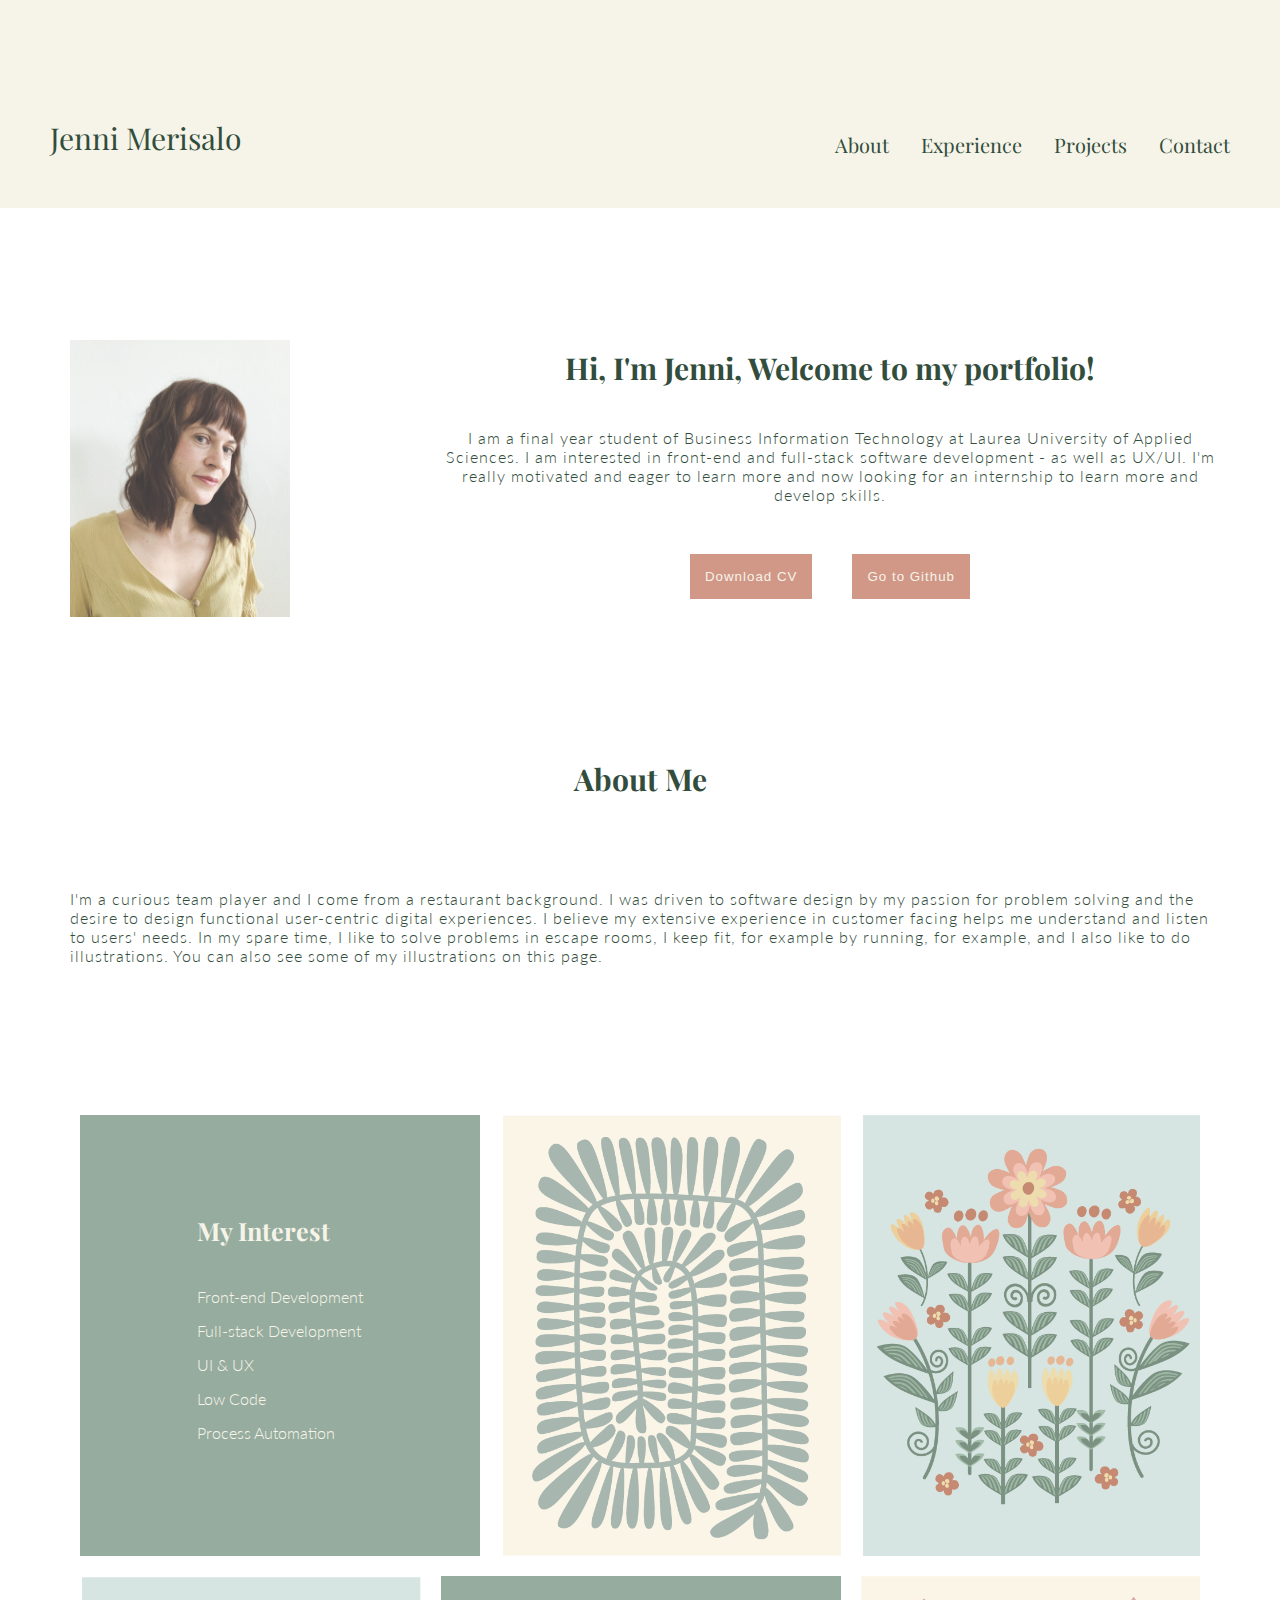
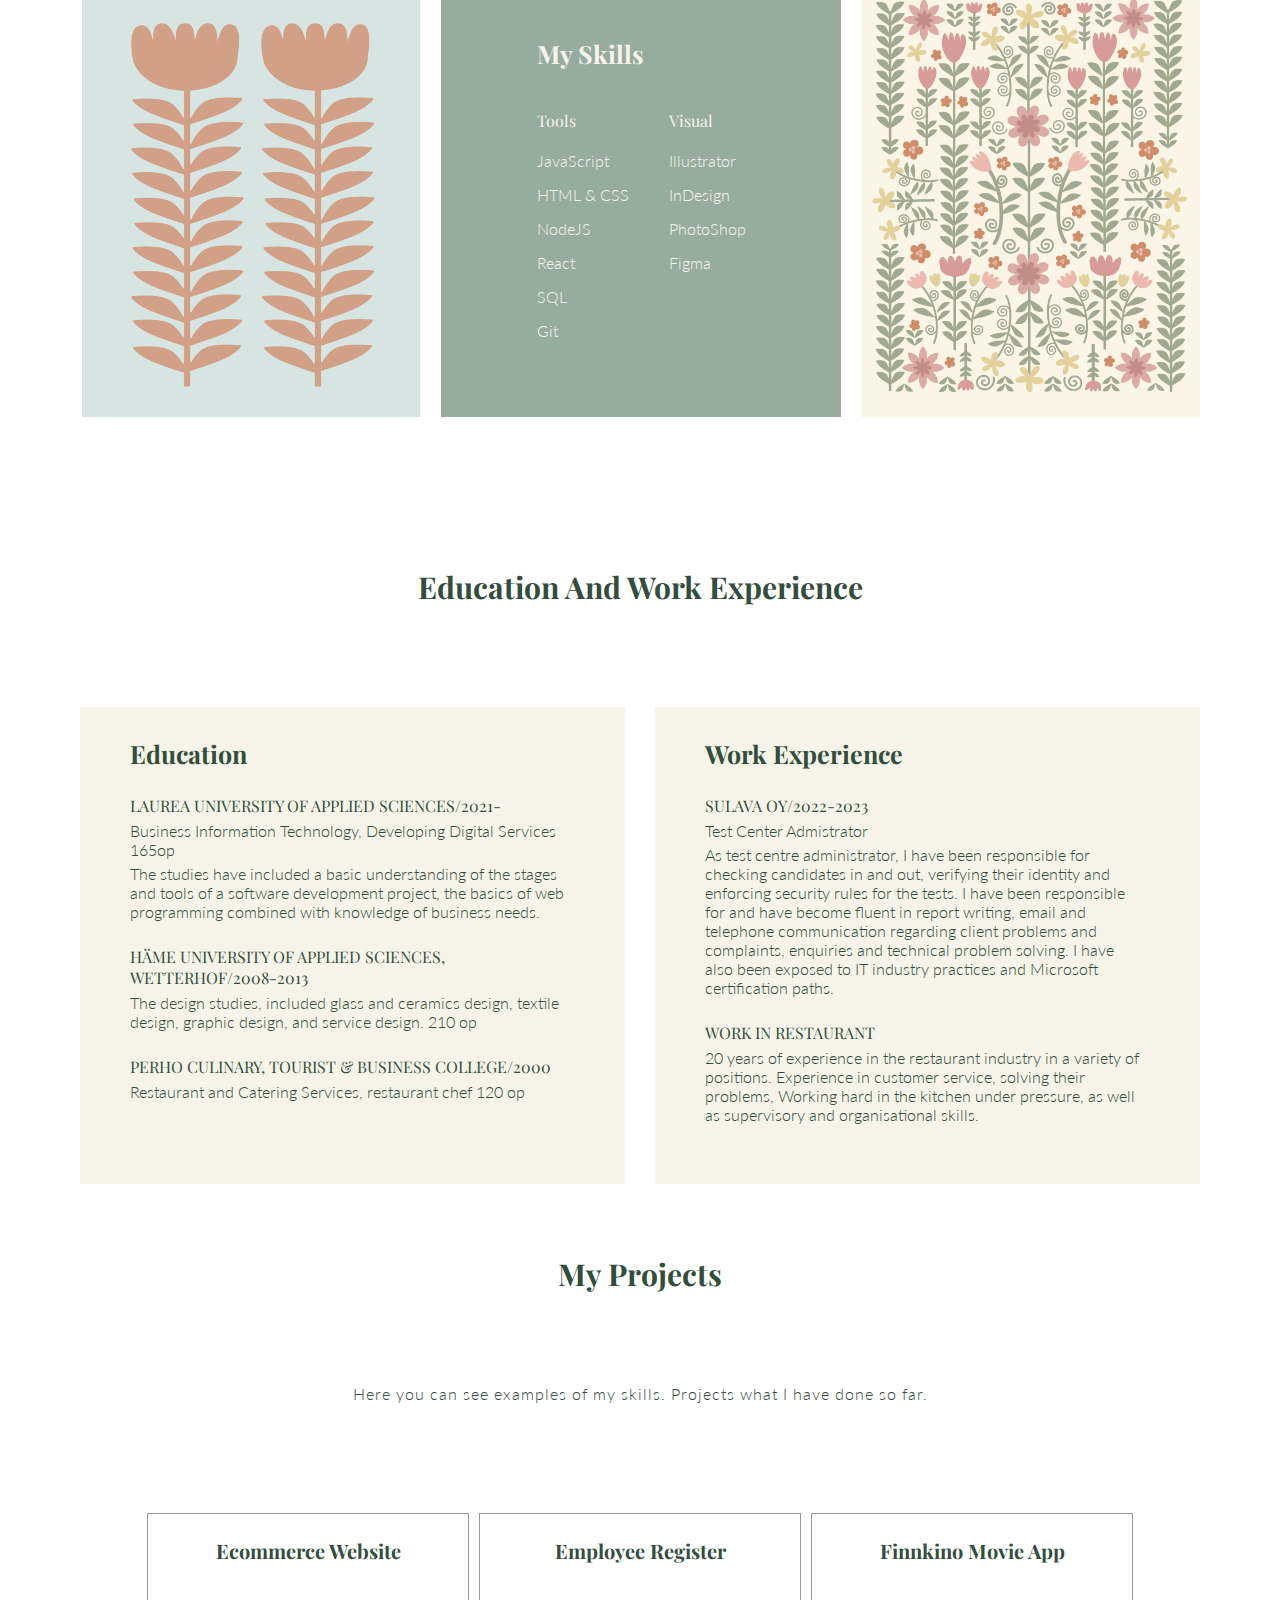
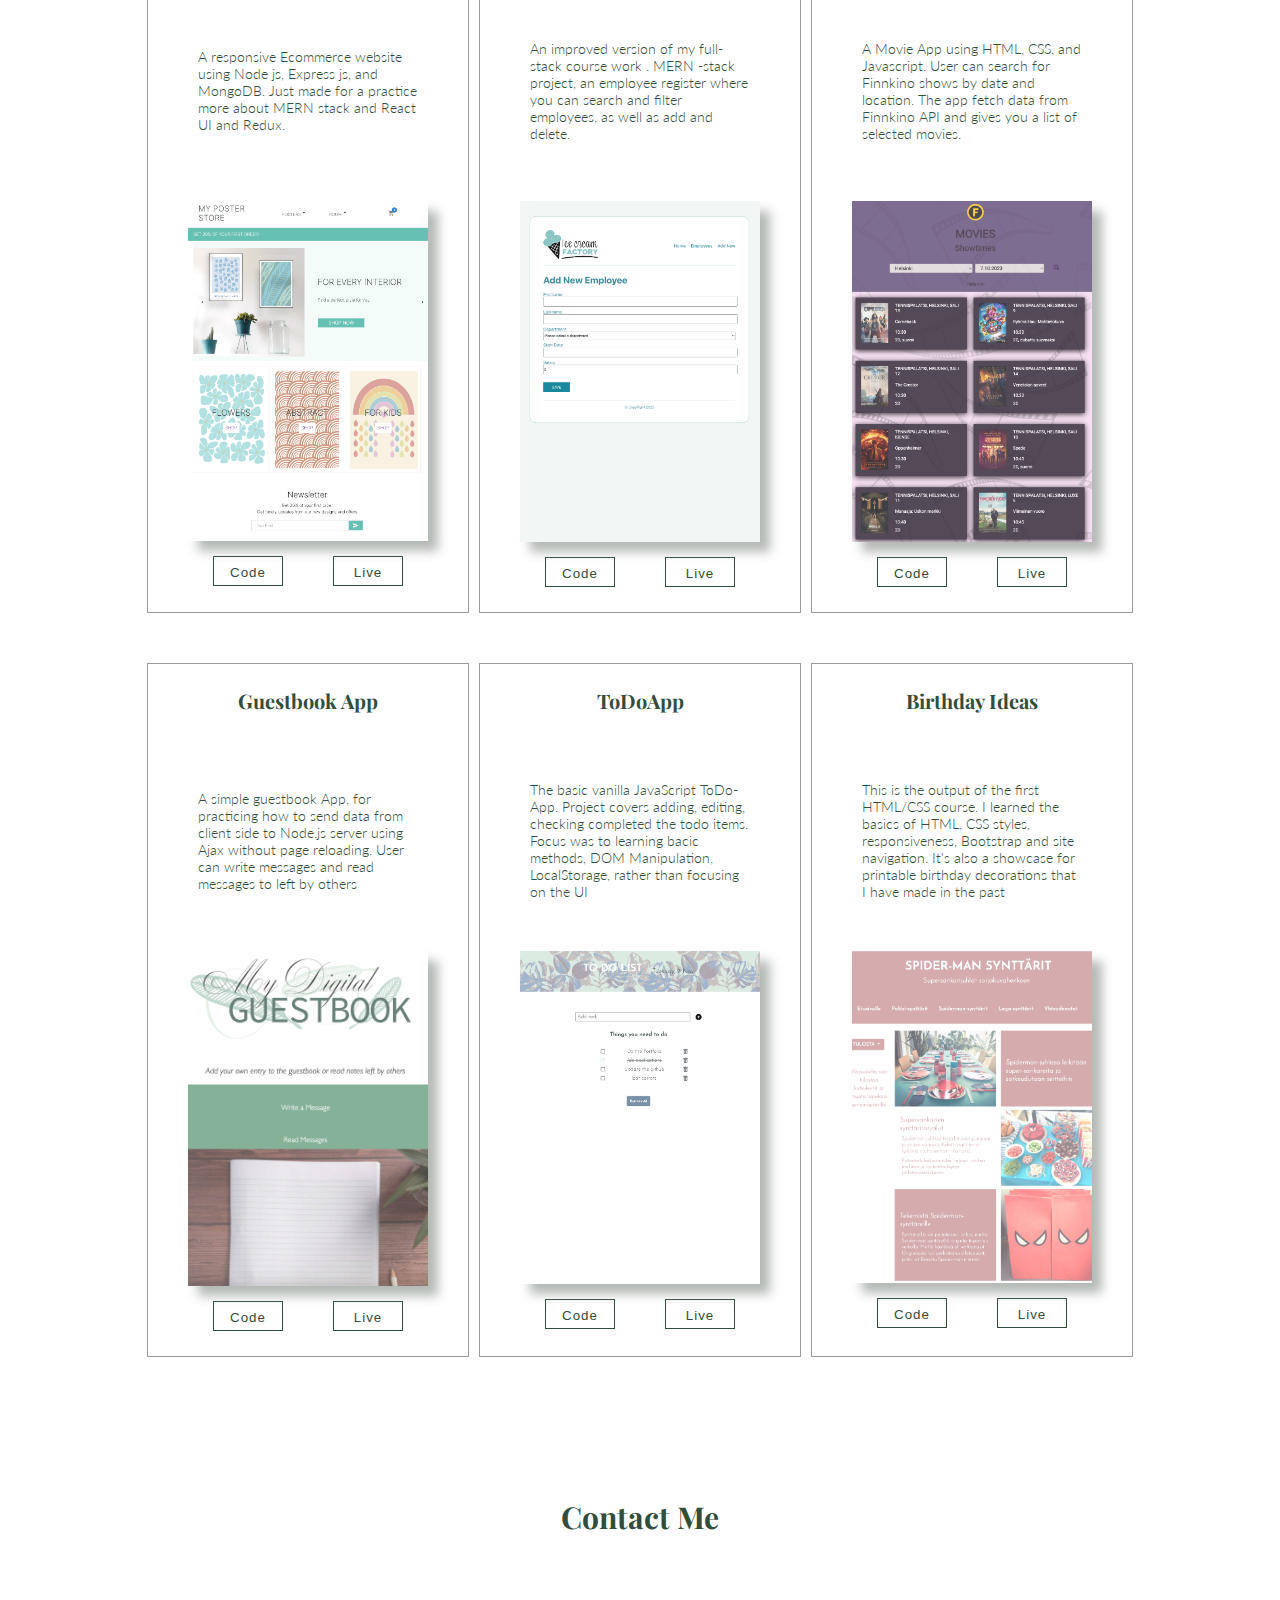
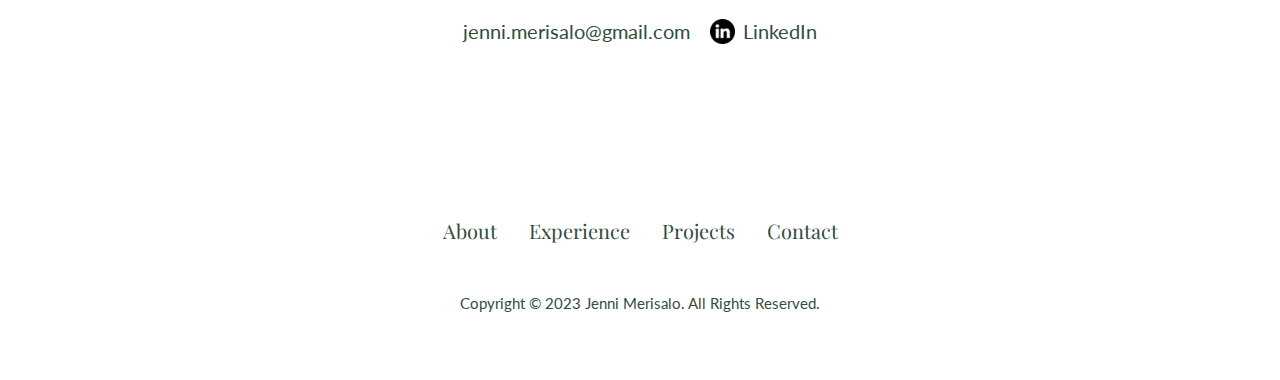
<file: index.html>
<!DOCTYPE html>
<html lang="en">

<head>
<!-- Google tag (gtag.js) -->
<script async src="https://www.googletagmanager.com/gtag/js?id=G-FL9779MSEP"></script>
<script>
  window.dataLayer = window.dataLayer || [];
  function gtag(){dataLayer.push(arguments);}
  gtag('js', new Date());

  gtag('config', 'G-FL9779MSEP');
</script>
    <meta charset="UTF-8" />
    <meta http-equiv="X-UA-Compatible" content="IE=edge" />
    <meta name="viewport" content="width=device-width, initial-scale=1.0" />
    <title>My Portfolio</title>
    <link rel="stylesheet" href="style.css" />
    <link rel="stylesheet" href="responsive.css" />
</head>

<body>
    <nav id="desktop-nav">
        <div class="header">Jenni Merisalo</div>
        <div>
            <ul class="nav-links">
                <li><a href="#about">About</a></li>
                <li><a href="#experience">Experience</a></li>
                <li><a href="#projects">Projects</a></li>
                <li><a href="#contact">Contact</a></li>
            </ul>
        </div>
    </nav>
    <nav id="hamburger-nav">
        <div class="header">Jenni Merisalo</div>
        <div class="hamburger-menu">
            <div class="hamburger-icon" onclick="toggleMenu()">
                <span></span>
                <span></span>
                <span></span>
            </div>

            <div class="menu-links">
                <li><a href="#about" onclick="toggleMenu()">About</a></li>
                <li><a href="#experience" onclick="toggleMenu()">Experience</a></li>
                <li><a href="#projects" onclick="toggleMenu()">Projects</a></li>
                <li><a href="#contact" onclick="toggleMenu()">Contact</a></li>
            </div>
        </div>
        <div id="socials-container">
            <img src="./images/linkedin.png" alt="My LinkedIn profile" class="icon"
                onclick="location.href='https://linkedin.com/in/jenni-merisalo-4930bb260/'" />
            <img src="./images/github.png" alt="My Github profile" class="icon"
                onclick="location.href='https://github.com/Jennimer'" />
        </div>
    </nav>
    <section id="profile">
        <div class="profile-container">
            <div class="section__pic-container">
                <img id="profile_picture" src="./images/ImageJen.JPEG" alt="JenniImage" />
            </div>
            <div class="section__text">

                <h1 class="title">Hi, I'm Jenni, Welcome to my portfolio!
                </h1>
                <p class="section__text__p">I am a final year student of Business Information Technology at Laurea
                    University of Applied Sciences. I am interested in front-end and full-stack software development -
                    as well as UX/UI. I'm really motivated and eager to learn more and now looking for an internship to
                    learn more and develop skills.</p>
                <div class="profile-btn-container">
                    <button class="btn-profile" onclick="window.open('./images/cv_jenniMerEng.pdf')">
                        Download CV
                    </button>
                    <button class="btn-profile" onclick="location.href='https://github.com/Jennimer'">
                        Go to Github
                    </button>
                </div>
            </div>
    </section>
    <section id="about">
        <div class="about-container">
            <div class="about-text-container">
                <h1 class="title">About Me</h1>

                <div class="sec-desc">
                    <p class="section__text__p">
                        I'm a curious team player and I come from a restaurant background. I was driven to software
                        design by my passion for problem solving and the desire to design functional user-centric
                        digital
                        experiences. I believe my extensive experience in customer facing helps me understand and listen
                        to
                        users' needs. In my spare time, I like to solve problems in escape rooms, I keep fit, for
                        example by running, for example, and I also like to do illustrations. You can also see some of
                        my
                        illustrations
                        on this page.
                    </p>
                </div>
            </div>
            <div class="about-details-container">
                <div class="about-row">
                    <div class="interest-container">
                        <div id="interest">
                            <h3>My Interest</h3>
                            <div class="interest-list">
                                <p>Front-end Development</p>
                                <p>Full-stack Development</p>
                                <p>UI & UX</p>
                                <p>Low Code</p>
                                <p>Process Automation</p>
                            </div>
                        </div>
                    </div>

                    <div class="about-image-container">
                        <img id="about-image" src="./images/PosterCurlyPlant2.png" alt="PlantImage">
                    </div>



                    <div class="about-image-container">
                        <img id="about-image" src="./images/FlowersCard.png" alt="FlowerImage">
                    </div>
                </div>

                <div class="about-row">

                    <div class="about-image-container">
                        <img id="about-image" src="./images/TwoFlowersImage.png" alt="FlowerImage">
                    </div>

                    <div class="skills-container">

                        <div id="skill-lists-container">
                            <h3>My Skills</h3>
                            <div class="skills-div">
                                <div class="skills-list">
                                    <p class="box-title3">Tools</p>
                                    <p>JavaScript</p>
                                    <p>HTML & CSS</p>
                                    <p>NodeJS</p>
                                    <p>React</p>
                                    <p>SQL</p>
                                    <p>Git</p>
                                </div>
                                <div class="skills-list">
                                    <p class="box-title3">Visual</p>
                                    <p>Illustrator</p>
                                    <p>InDesign</p>
                                    <p>PhotoShop</p>
                                    <p>Figma</p>
                                </div>
                            </div>
                        </div>

                    </div>
                    <div class="about-image-container">
                        <img id="about-image" src="./images/FlowerImage.png" alt="FlowerImage">
                    </div>
                </div>

            </div>
        </div>

    </section>

    <section id="experience">
        <div class="experience-title-container">
            <h1 class="title">Education And Work Experience</h1>
        </div>
        <div class="experience-details-container">



            <div class="education-container">
                <h3>Education</h3>

                <div class="info-text">
                    <p class="box-title3">LAUREA UNIVERSITY OF APPLIED SCIENCES/2021-</p>
                    <p>Business Information Technology, Developing Digital Services 165op</p>
                    <p> The studies have included a basic understanding of the stages and tools of a software
                        development project, the basics of web programming combined with knowledge of business needs.
                    </p>

                </div>


                <div class="info-text">
                    <p class="box-title3">HÄME UNIVERSITY OF APPLIED SCIENCES, WETTERHOF/2008-2013</p>
                    <p>The design studies, included glass and ceramics design, textile design, graphic design, and
                        service design. 210 op</p>

                </div>




                <div class="info-text">
                    <p class="box-title3">PERHO CULINARY, TOURIST & BUSINESS COLLEGE/2000</p>
                    <p>Restaurant and Catering Services, restaurant chef 120 op</p>
                </div>

            </div>

            <div class="experience-container">
                <h3>Work Experience</h3>


                <div class="info-text">
                    <p class="box-title3">SULAVA OY/2022-2023</p>
                    <p>Test Center Admistrator</p>
                    <p>As test centre administrator, I have been responsible for checking candidates in and out,
                        verifying their identity and enforcing security rules for the tests. I have been responsible for
                        and have become fluent in report writing, email and telephone communication regarding client
                        problems and complaints, enquiries and technical problem solving. I have also been exposed to IT
                        industry practices and Microsoft certification paths.</p>
                </div>


                <div class="info-text">
                    <p class="box-title3">WORK IN RESTAURANT</p>
                    <p>20 years of experience in the restaurant industry in a variety of positions. Experience in
                        customer service, solving their problems, Working hard in the kitchen under pressure, as well as
                        supervisory and organisational skills.
                    </p>
                </div>


            </div>


        </div>
    </section>
    <section id="projects">

        <h1 class="title">My Projects</h1>
        <div class="sec-desc">
            <p class="section__text__p">
                Here you can see examples of my skills. Projects what I have done so far.
            </p>
        </div>
        <div class="project-details-container">
            <div class="project-container">
                <div class="project-title">
                    <h2 class="box-title2">Ecommerce Website</h2>
                </div>
                <div class="project-desc">
                    <p>A responsive Ecommerce website using Node js, Express js, and MongoDB. Just made for a practice
                        more about MERN stack and
                        React UI and Redux.</p>
                </div>
                <div class="project-info-container">


                    <img src="./images/EcommerceImage.png" alt="Project 1" class="project-img" />

                    <div class="btn-container">
                        <button class="project-btn" onclick="location.href='https://github.com/Jennimer/E-commerce'">
                            Code
                        </button>
                        <button class="project-btn"
                            onclick="location.href='https://e-commerce-front-mz9k.onrender.com'">
                            Live
                        </button>
                    </div>
                </div>
            </div>
            <div class="project-container">
                <div class="project-title">
                    <h2 class="box-title2">Employee Register</h2>
                </div>
                <div class="project-desc">
                    <p>An improved version of my full-stack course work . MERN -stack project, an employee register
                        where you can search and filter employees, as well as add and delete.</p>
                </div>
                <div class="project-info-container">


                    <img src="./images/ImageEmployeeRegister.png" alt="Project 2" class="project-img" />


                    <div class="btn-container">
                        <button class="project-btn"
                            onclick="location.href='https://github.com/Jennimer/EmployeeRegister'">
                            Code
                        </button>
                        <button class="project-btn"
                            onclick="location.href='https://employee-register-front.onrender.com'">
                            Live
                        </button>
                    </div>
                </div>
            </div>
            <div class="project-container">
                <div class="project-title">
                    <h2 class="box-title2">Finnkino Movie App</h2>
                </div>

                <div class="project-desc">
                    <p>A Movie App using HTML, CSS, and Javascript. User can search for Finnkino shows by date
                        and location. The app fetch data from Finnkino API and gives you a list of selected movies.</p>
                </div>
                <div class="project-info-container">

                    <img src="./images/MovieAppImage.png" alt="Project 3" class="project-img" />

                    <div class="btn-container">
                        <button class="btn btn-color-2 project-btn"
                            onclick="location.href='https://github.com/Jennimer/movieapp'">
                            Code
                        </button>
                        <button class="btn btn-color-2 project-btn"
                            onclick="location.href='https://jennimer.github.io/movieapp/'">
                            Live
                        </button>
                    </div>
                </div>
            </div>
            <div class="project-container">
                <div class="project-title">
                    <h2 class="box-title2">Guestbook App</h2>
                </div>
                <div class="project-desc">
                    <p>A simple guestbook App, for practicing how to send data from client side to Node.js server using
                        Ajax
                        without page reloading.
                        User can write messages and read messages to left by others</p>
                </div>
                <div class="project-info-container">

                    <img src="./images/GuestBookImage.png" alt="Project 4" class="project-img" />

                    <div class="btn-container">
                        <button class="btn btn-color-2 project-btn"
                            onclick="location.href='https://github.com/Jennimer/guestbook'">
                            Code
                        </button>
                        <button class="btn btn-color-2 project-btn"
                            onclick="location.href='https://guestbookjenni.onrender.com/'">
                            Live
                        </button>
                    </div>
                </div>
            </div>
            <div class="project-container">
                <div class="project-title">
                    <h2 class="box-title2">ToDoApp</h2>
                </div>
                <div class="project-desc">
                    <p>The basic vanilla JavaScript ToDo-App. Project covers adding, editing, checking completed the
                        todo items. Focus was to learning bacic methods, DOM Manipulation, LocalStorage, rather than
                        focusing on the UI</p>
                </div>
                <div class="project-info-container">

                    <img src="./images/ToDoAppImage.png" alt="Project 5" class="project-img" />

                    <div class="btn-container">
                        <button class="btn btn-color-2 project-btn"
                            onclick="location.href='https://github.com/Jennimer/toDoApp'">
                            Code
                        </button>
                        <button class="btn btn-color-2 project-btn"
                            onclick="location.href='https://jennimer.github.io/toDoApp/'">
                            Live
                        </button>
                    </div>
                </div>
            </div>
            <div class="project-container">
                <div class="project-title">
                    <h2 class="box-title2">Birthday Ideas</h2>
                </div>
                <div class="project-desc">
                    <p>This is the output of the first HTML/CSS course. I learned the basics of HTML, CSS styles,
                        responsiveness,
                        Bootstrap and site navigation. It's also a showcase for printable birthday decorations that I
                        have made in the past</p>
                </div>
                <div class="project-info-container">

                    <img src="./images/BirthdayImage.png" alt="Project 6" class="project-img" />

                    <div class="btn-container">
                        <button class="btn btn-color-2 project-btn"
                            onclick="location.href='https://github.com/Jennimer/birthday/tree/main'">
                            Code
                        </button>
                        <button class="btn btn-color-2 project-btn"
                            onclick="location.href='https://jennimer.github.io/birthday/'">
                            Live
                        </button>
                    </div>
                </div>
            </div>
        </div>


    </section>
    <section id="contact">

        <h1 class="title">Contact Me</h1>
        <div class="contact-info-upper-container">
            <div class="contact-info-container">

                <p><a href="mailto:jenni.merisalo@gmail.com">jenni.merisalo@gmail.com</a></p>
            </div>
            <div class="contact-info-container">
                <img src="./images/linkedin.png" alt="LinkedIn icon" class="icon contact-icon" />
                <p><a href="https://www.linkedin.com/in/jenni-merisalo-4930bb260/">LinkedIn</a></p>
            </div>
        </div>
    </section>
    <footer>
        <nav>
            <div class="nav-links-container">
                <ul class="nav-links">
                    <li><a href="#about">About</a></li>
                    <li><a href="#experience">Experience</a></li>
                    <li><a href="#projects">Projects</a></li>
                    <li><a href="#contact">Contact</a></li>
                </ul>
            </div>
        </nav>
        <p>Copyright &#169; 2023 Jenni Merisalo. All Rights Reserved.</p>
    </footer>
    <script src="script.js"></script>
</body>

</html>
</file>
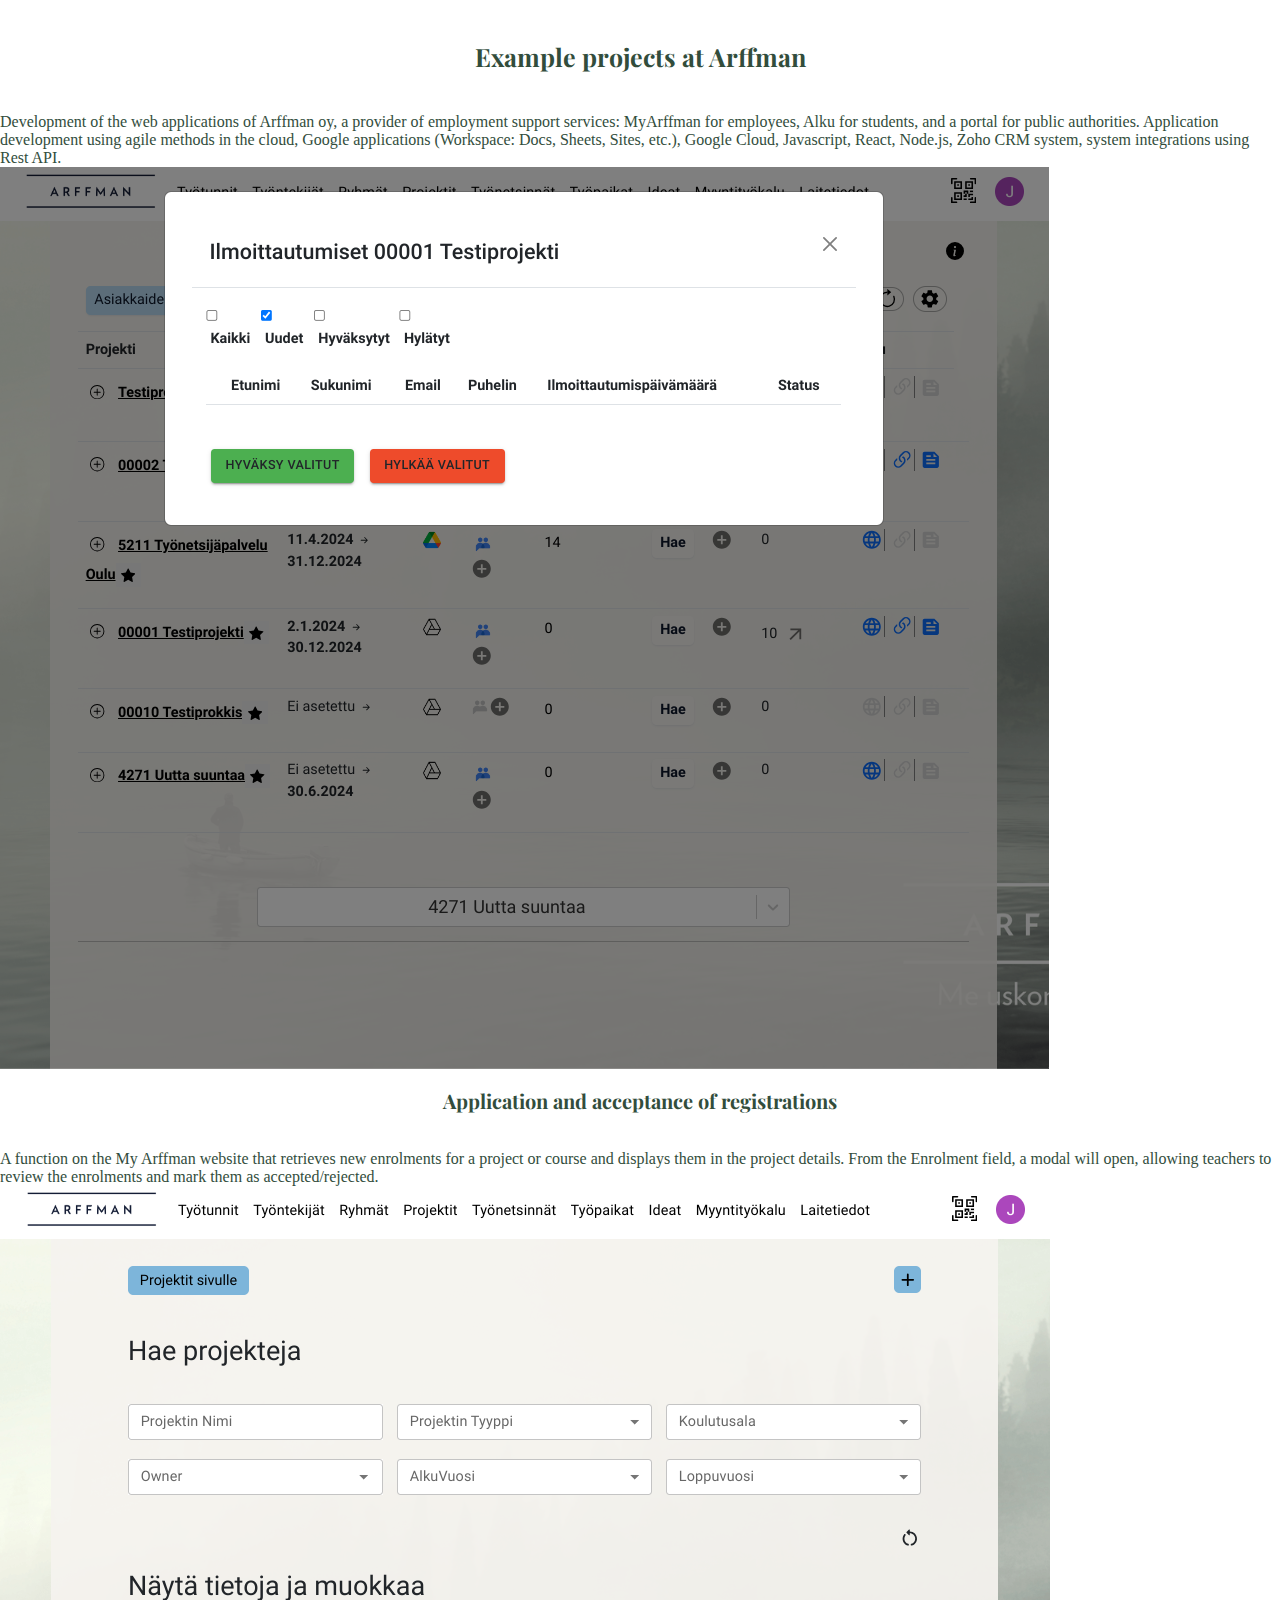
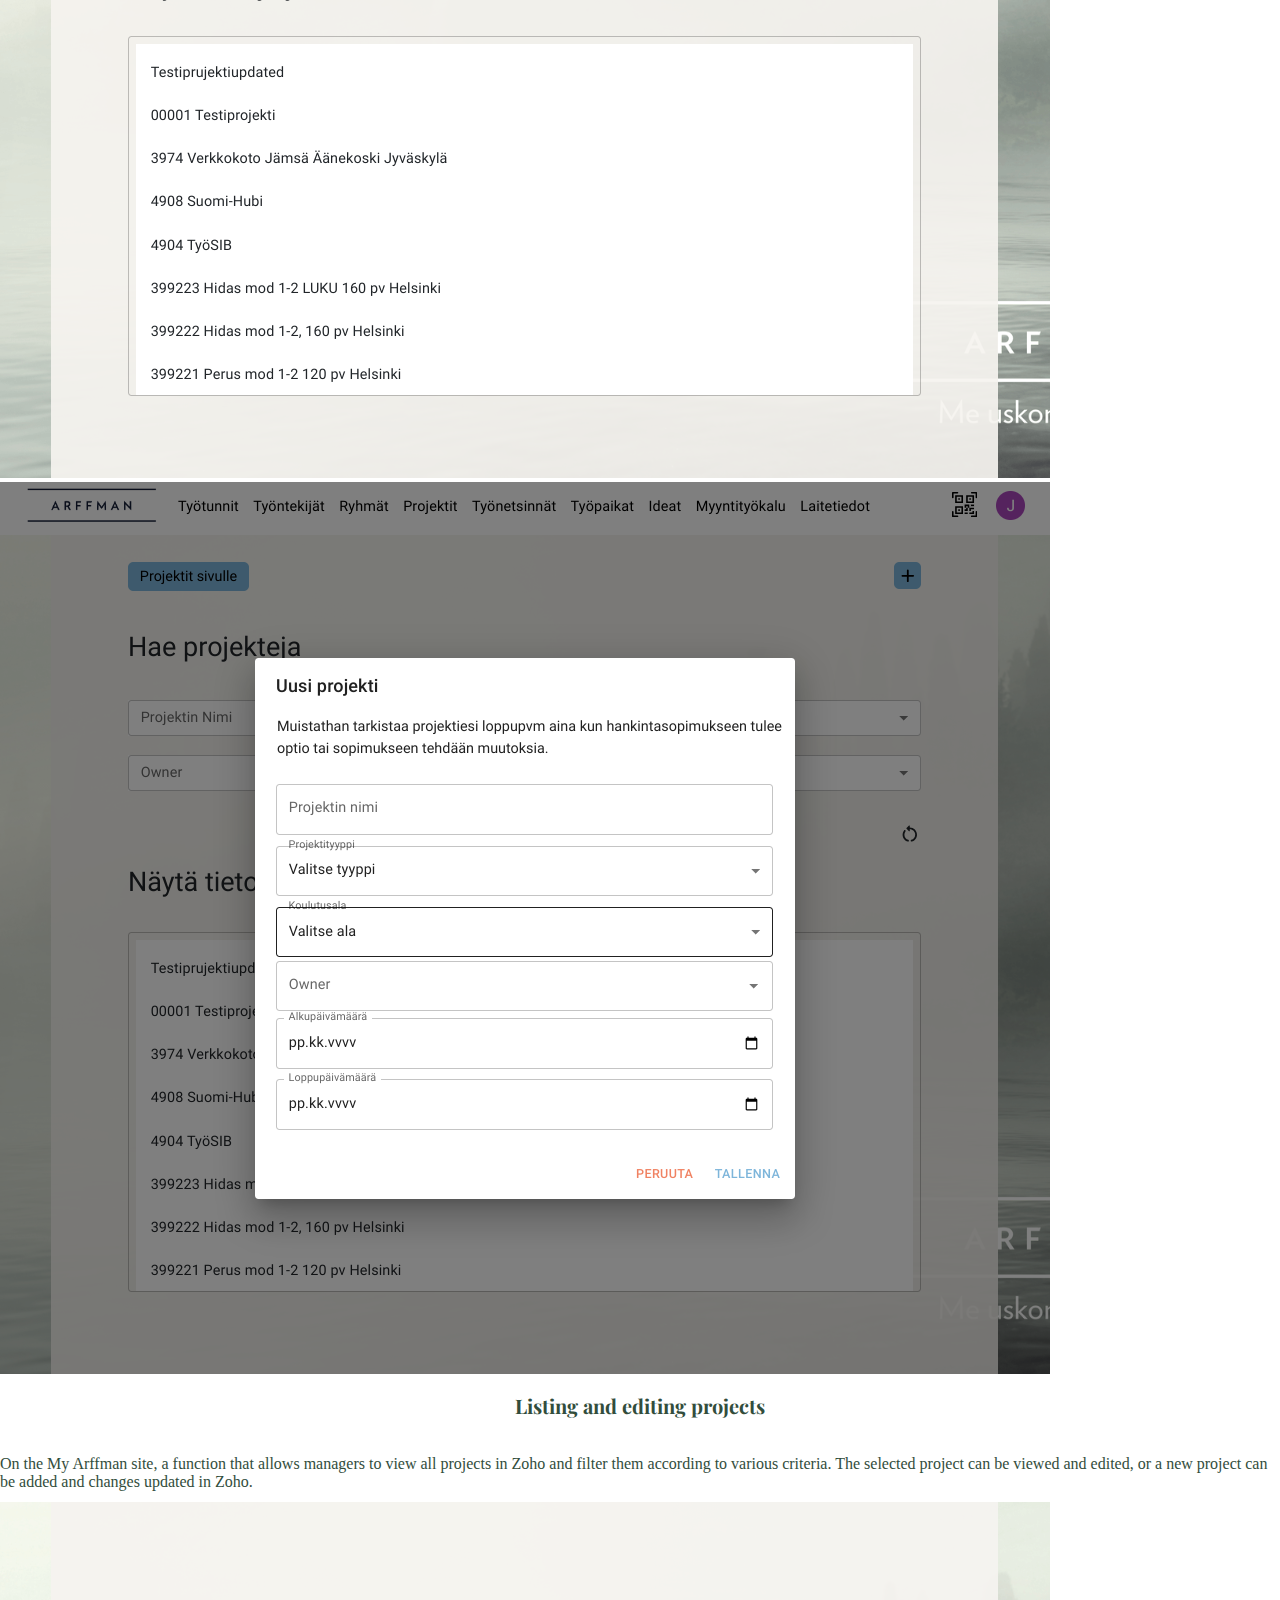
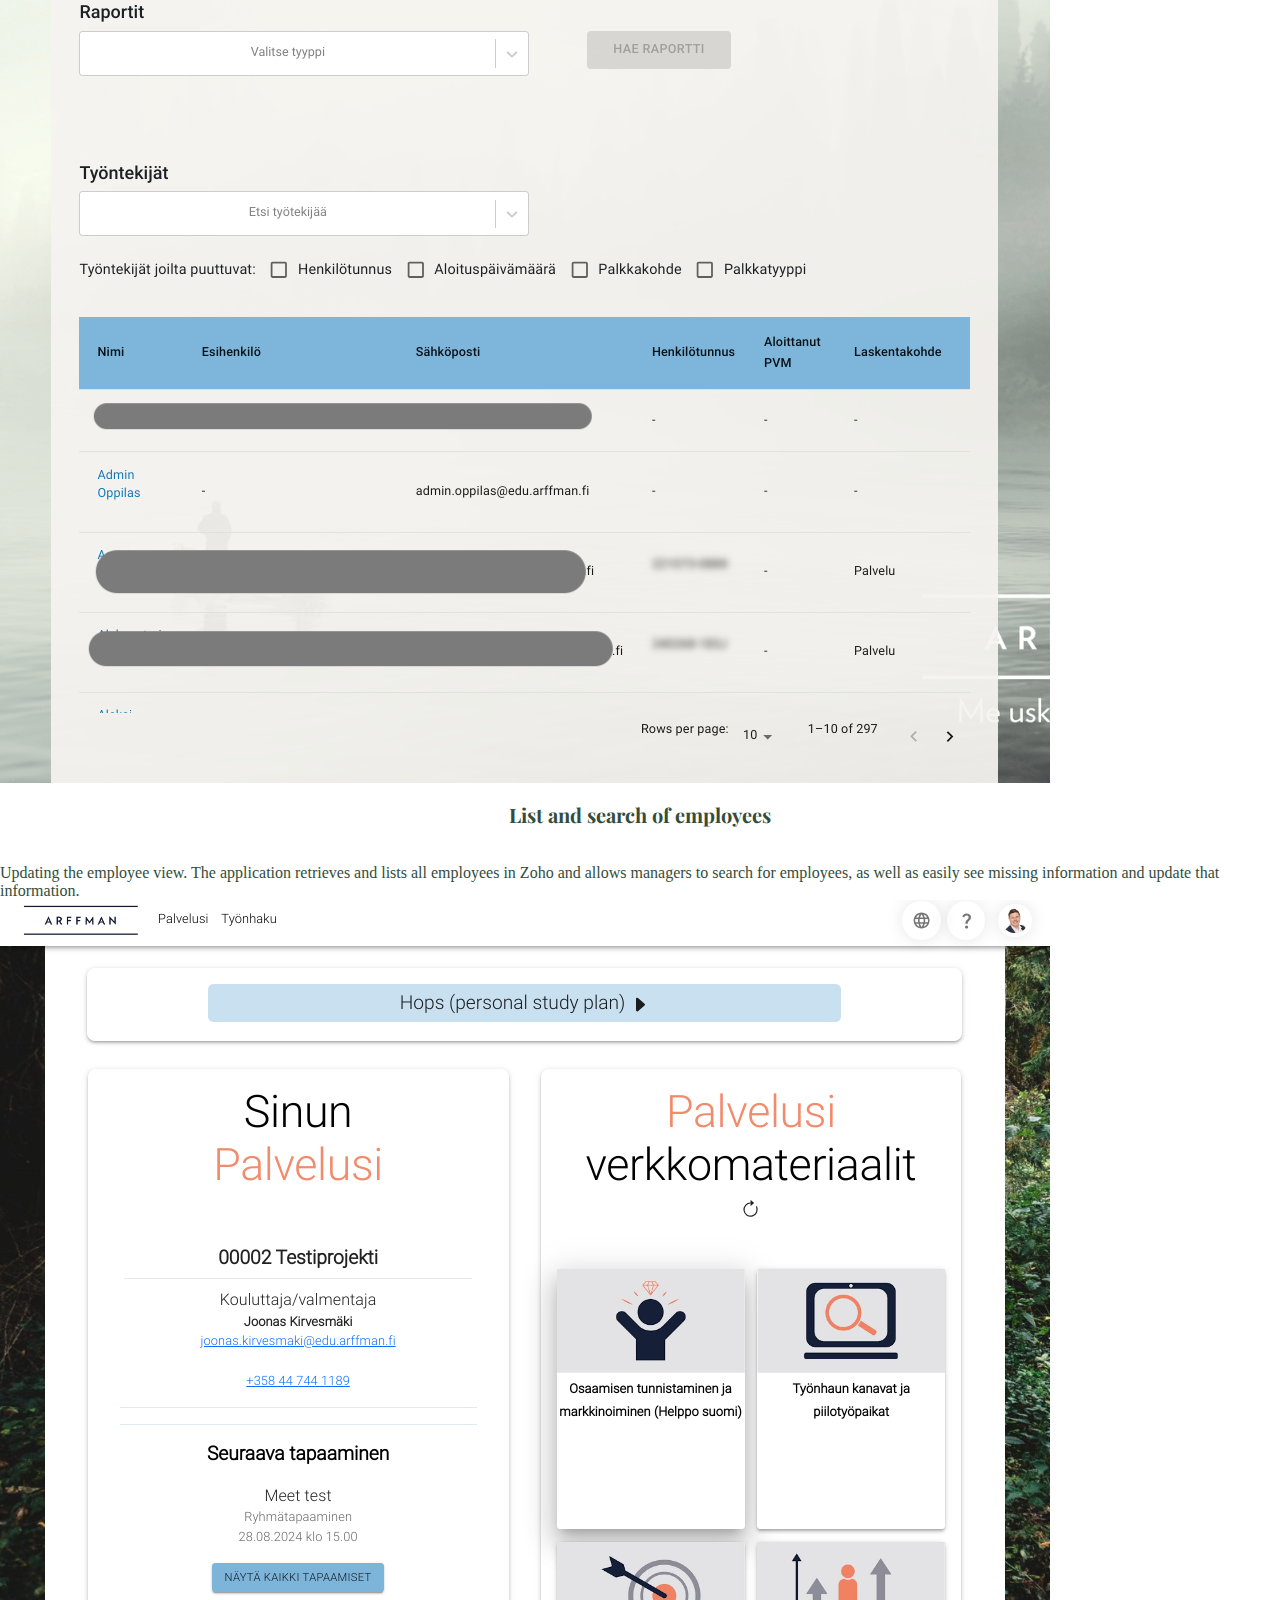
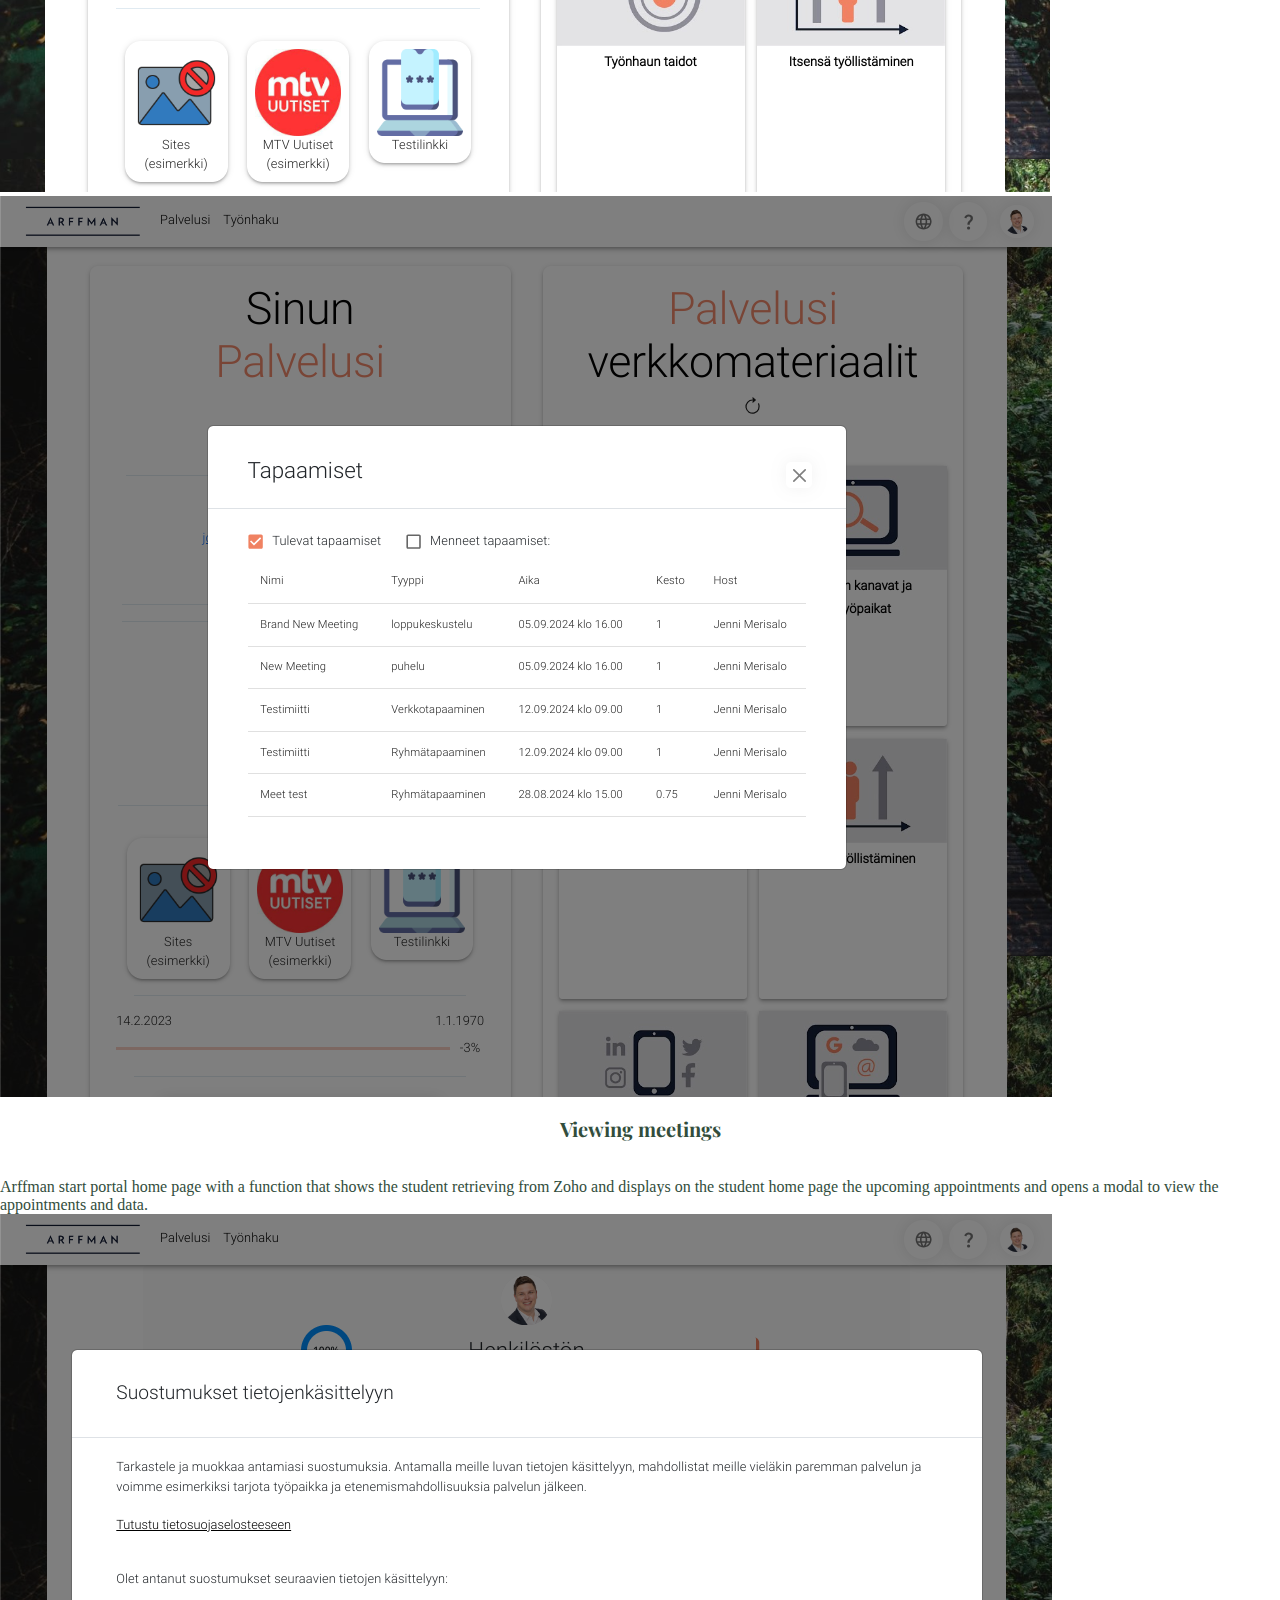
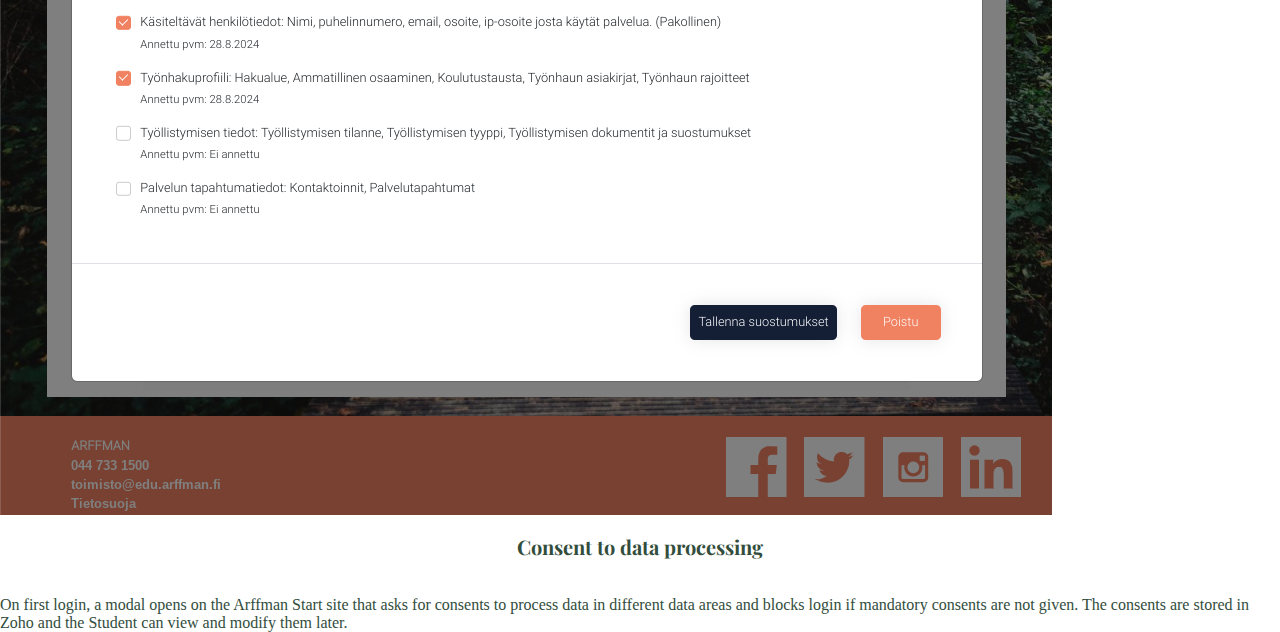
<file: arffman.html>
<!DOCTYPE html>
<html lang="en">

<head>
    <meta charset="UTF-8">
    <meta name="viewport" content="width=device-width, initial-scale=1.0">
    <title>arffman</title>
    <link rel="stylesheet" href="style.css" />
    <link rel="stylesheet" href="responsive.css" />
</head>

<body>
    <div class="ar-projects-container">
        <div class="ar-desc-div">
            <div class="title">
                <h2 class="box-title2">Example projects at Arffman</h2>
            </div>
            <div class="ar-desc-text">Development of the web applications of Arffman oy, a provider of employment
                support services: MyArffman for employees, Alku for students, and a portal for public authorities.
                Application development using agile methods in the cloud, Google applications (Workspace: Docs, Sheets,
                Sites, etc.), Google Cloud, Javascript, React, Node.js, Zoho CRM system, system integrations using Rest
                API.</div>
        </div>

        <div class="ar-project-div">
            <div class="ar-image-div"><img src="./images/registrations.png" alt="Project 1" class="arffman-img" /></div>
            <div class="ar-project-text">
                <div class="project-title">
                    <h2 class="box-title2">Application and acceptance of registrations</h2>
                </div>
                <div class="project-desc-div">A function on the My Arffman website that retrieves new enrolments for a
                    project or course and displays them in the project details. From the Enrolment field, a modal will
                    open,
                    allowing teachers to review the enrolments and mark them as accepted/rejected.</div>
            </div>

        </div>
        <div class="ar-project-div">
            <div class="ar-image-div"><img src="./images/projectslist.png" alt="Project 2" class="arffman-img" />
                <img src="./images/projectCreating.png" alt="Project 2" class="arffman-img" />
            </div>
            <div class="ar-project-text">
                <div class="project-title">
                    <h2 class="box-title2">Listing and editing projects</h2>
                </div>
                <div class="project-desc-div">On the My Arffman site, a function that allows managers to view all
                    projects
                    in Zoho and filter them according to various criteria. The selected project can be viewed and
                    edited, or
                    a new project can be added and changes updated in Zoho.</div>
            </div>

        </div>

        <div class="ar-project-div">
            <div class="ar-image-div"><img src="./images/employees.png" alt="Project 3" class="arffman-img" /></div>
            <div class="ar-project-text">
                <div class="project-title">
                    <h2 class="box-title2">List and search of employees</h2>
                </div>
                <div class="project-desc-div">Updating the employee view. The application retrieves and lists all
                    employees
                    in Zoho and allows managers to search for employees, as well as easily see missing information and
                    update that information.</div>
            </div>

        </div>
        <div class="ar-project-div">
            <div class="ar-image-div"><img src="./images/newmeetings.png" alt="Project 4" class="arffman-img" />
                <img src="./images/Meetings.png" alt="Project 4" class="arffman-img" />
            </div>
            <div class="ar-project-text">
                <div class="project-title">
                    <h2 class="box-title2">Viewing meetings</h2>
                </div>
                <div class="project-desc-div">Arffman start portal home page with a function that shows the student
                    retrieving from Zoho and displays on the student home page the upcoming appointments and opens a
                    modal
                    to view the appointments and data.</div>
            </div>

        </div>
        <div class="ar-project-div">
            <div class="ar-image-div"><img src="./images/consent.png" alt="Project 4" class="arffman-img" /></div>
            <div class="ar-project-text">
                <div class="project-title">
                    <h2 class="box-title2">Consent to data processing</h2>
                </div>
                <div class="project-desc-div">On first login, a modal opens on the Arffman Start site that asks for
                    consents
                    to process data in different data areas and blocks login if mandatory consents are not given. The
                    consents are stored in Zoho and the Student can view and modify them later.</div>
            </div>

        </div>
    </div>

</body>

</html>
</file>
<file: style.css>
/* GENERAL */

@import url("https://fonts.googleapis.com/css2?family=Lato:wght@300;400&family=Open+Sans:ital,wght@0,300;0,400;0,600;1,300&family=Playfair+Display:wght@600&display=swap");

* {
    margin: 0;
    padding: 0;
}

body {


    color: #324d3c;
}

html {
    scroll-behavior: smooth;
}

p {
    font-family: 'Lato', sans-serif;
    font-size: 15px;
}

/* TRANSITION */

a,
.btn {
    transition: all 300ms ease;
}

/* DESKTOP NAV */

nav,
.nav-links {
    display: flex;
}

nav {
    justify-content: space-between;
    display: flex;
    align-items: flex-end;
    height: 12vh;
    padding: 50px;
    background-color: #f6f4e8;
    color: #324d3c;
}


.nav-links {
    gap: 2rem;
    list-style: none;
    font-size: 16px;
    font-weight: 300;
    font-family: 'Playfair Display', serif;

}

a {
    color: #324d3c;
    text-decoration: none;
    text-decoration-color: white;
}

h1 {
    font-family: 'Playfair Display', serif;
    font-size: 30px;
}

a:hover {
    color: rgb(192, 119, 89);
}

.header {
    font-size: 30px;
    font-family: 'Playfair Display', serif;


}

h3 {
    font-family: 'Playfair Display', serif;
    font-size: 25px;

}

/* HAMBURGER MENU */

#hamburger-nav {
    display: none;
}

.hamburger-menu {
    position: relative;
    display: inline-block;
}

.hamburger-icon {
    display: flex;
    flex-direction: column;
    justify-content: space-between;
    height: 24px;
    width: 30px;
    cursor: pointer;
}

.hamburger-icon span {
    width: 100%;
    height: 2px;
    background-color: #324d3c;
    transition: all 0.3 ease-in-out;
}

.menu-links {
    position: absolute;
    top: 100%;
    right: 0;
    background-color: white;
    width: fit-content;
    max-height: 0;
    overflow: hidden;
    transition: all 0.3 ease-in-out;
}

.menu-links a {
    display: block;
    padding: 10px;
    text-align: center;
    text-decoration: none;
    transition: all 0.3 ease-in-out;
}

ul.nav-links {
    font-size: 20px;
}

.menu-links li {
    list-style: none;

}

.menu-links.open {
    max-height: 300px;
}





/* SECTIONS */

section {
    margin: 0;
    box-sizing: border-box;
    min-height: fit-content;
}


/* PROFILE SECTION */


.profile-container {
    display: flex;
    align-items: center;
    justify-content: space-between;
    gap: 100px;
    padding: 100px 50px 50px 70px;

}

.section__pic-container {
    display: flex;
    align-items: center;
    justify-content: center;
    width: 100%;
    max-width: 220px;
    height: auto;

}

#profile_picture {
    width: 100%;
    max-width: 220px;
    height: auto;
    filter: grayscale(20%);
    opacity: 0.8;
}


.section__text {

    display: flex;
    width: 100%;
    max-width: 800px;
    max-height: auto;
    align-items: center;
    text-align: center;
    justify-content: center;
    flex-direction: column;

}

.text-container {

    margin: 100px 0 80px 0;
}

.profile-btn-container {

    display: flex;
    justify-content: space-around;
    padding: 50px;
    gap: 40px;
}

button {

    font-weight: 400;
    letter-spacing: 1px;
    transition: all 300ms ease;
    padding: 15px;
    cursor: pointer;
    color: #f6f4e8;
    background-color: #d19787;
    border: none;
}


button:hover {
    background-color: #f6f4e8;
    color: #d19787;
}


.section__text__p {

    font-size: 16px;
    letter-spacing: 1px;
    font-weight: 300;

}

.section__h1 {

    text-align: center;
    margin: 12px;
}


.title {

    font-size: 30px;
    text-align: center;
    font-family: 'Playfair Display', serif;
    margin: 40px;

}


#socials-container {

    display: flex;
    justify-content: center;
    gap: 50px;
}

.box-title2 {

    font-family: 'Playfair Display', serif;
    font-size: 25px;
}

.box-title3 {

    font-family: 'Playfair Display', serif;
    font-size: 20px;
}


/* ICONS */

.icon {

    cursor: pointer;
    height: 25px;
}






/* ABOUT SECTION */

#about {

    position: relative;

}

.about-details-container {

    display: flex;
    flex-direction: column;
    gap: 20px;
    padding: 80px;
    background-color: white;

}

.about-text-container {
    background-color: white;
    display: flex;
    align-items: center;
    justify-content: center;
    flex-direction: column;
    padding: 20px;
}

.sec-desc {
    display: flex;
    align-items: center;
    justify-content: center;
    padding: 50px;
}


.about-row {

    display: flex;
    width: 100%;
    justify-content: space-between;
    gap: 20px;

}

.skills-container {

    display: flex;
    justify-content: center;
    align-items: center;
    width: 100%;
    max-width: 40vh;
    background-color: #96ac9f;
    color: #f6f4e8;
    padding: 0 20px 0 20px;

}

.skills-div {
    display: flex;
    gap: 40px;
    padding-top: 30px;
}

#skill-lists-container {

    display: flex;
    flex-direction: column;


}

.skills-container h3 {

    color: #f6f4e8;
    font-size: 25px;
    margin-bottom: 10px;

}

.about-image-container {
    display: flex;

}

#about-image {

    width: 100%;
    opacity: 0.8;
}


.interest-container h3 {

    margin-bottom: 40px;
    color: #f6f4e8;
    font-size: 25px;

}

.interest-container {
    display: flex;
    justify-content: center;
    align-items: center;
    width: 100%;
    max-width: 40vh;
    background-color: #96ac9f;
    padding: 0 20px 0 20px;
}

.interest-list {

    margin-top: 10px;
    color: #F6F4E8;
}

.interest-list p {
    font-size: 16px;
    font-family: 'Lato', sans-serif;
    margin-top: 15px;
    margin-bottom: 15px;
    font-weight: 300;

}


.skills-container p {

    margin-bottom: 15px;
    font-size: 16px;
    font-weight: 300;

}

.skills-container .box-title3 {

    margin-bottom: 20px;

}


/* EXPERIENCE SECTION */

.experience-title-container {

    background-color: white;
    padding: 30px;
}

.experience-details-container {

    display: flex;
    justify-content: space-between;
    padding: 30px 80px 30px 80px;
    gap: 30px;
    background-color: white;

}

.education-container {

    display: flex;
    flex-direction: column;
    max-height: 100vh;
    width: 50%;
    background-color: #f6f4e8;
    padding: 30px 60px 60px 50px;

}

.experience-container {

    display: flex;
    flex-direction: column;
    max-height: 100vh;
    width: 50%;
    background-color: #f6f4e8;
    padding: 30px 60px 60px 50px;

}

.experience-details-container p {
    font-size: 16px;
    font-weight: 300;
    margin-top: 5px;
}

.info-text {

    display: flex;
    flex-direction: column;
    margin-top: 20px;

}




/* PROJECTS SECTION */

#projects {

    background-color: white;

}

.project-details-container {
    display: flex;
    gap: 10px;
    flex-wrap: wrap;
    flex-direction: row;
    justify-content: center;
    padding: 60px 20px 60px 20px;
}

.project-container {
    border: solid 0.5px rgb(155, 155, 155);
    display: flex;
    flex-direction: column;
    width: 100%;
    max-width: 300px;
    margin-bottom: 40px;
    padding: 10px;


}

.project-title {

    display: flex;
    align-items: center;
    justify-content: center;
    padding: 7px;
    height: 40px;
    color: #324d3c;
    padding-bottom: 30px;

}

.project-title h2 {

    font-size: 20px;

}

.project-desc {
    display: flex;
    align-items: center;
    justify-content: center;
    padding: 0 40px 20px 40px;
    height: 20vh;
}

.project-desc p {
    font-size: 14px;
    font-weight: 300;
}

.project-info-container {

    display: flex;
    width: 100%;
    flex-direction: column;
    align-items: center;
    background-color: white;

}

.project-img {

    display: flex;
    width: 80%;

    opacity: 0.9;
    height: auto;
    box-shadow: 10px 10px 10px #9da49fd8;

}

.btn-container {


    height: 60px;
    display: flex;
    align-items: center;
    justify-content: center;
    gap: 50px;

}


.project-btn {

    font-weight: 400;
    letter-spacing: 1px;
    transition: all 300ms ease;
    padding: 8px;
    width: 70px;
    height: 30px;
    color: #324d3c;
    background-color: white;
    border: solid 0.5px #324d3c;
}


.project-btn:hover {

    background-color: white;
    color: #83cba1;


}

/* CONTACT */

#contact {

    display: flex;
    justify-content: center;
    flex-direction: column;

}

.contact-info-upper-container {

    display: flex;
    justify-content: center;
    margin: 2rem auto;
    color: #324d3c;

}

.contact-info-container {

    display: flex;
    align-items: center;
    justify-content: center;
    gap: 0.5rem;
    margin: 10px;
    color: #324d3c;
    background-color: white;

}

.contact-info-container p {

    font-size: 20px;
    color: #253a2d;

}

.contact-info-container a {

    font-size: 20px;
    color: #324d3c;

}


/* FOOTER SECTION */

footer {

    height: 26vh;
    padding-bottom: 60px;

}

footer nav {

    justify-content: center;
    background-color: white;

}

footer p {

    text-align: center;

}
</file>
<file: responsive.css>
@media screen and (max-width: 450px) {
    .hamburger-icon {
        height: 14px;
        width: 20px;
    }

    .header {
        font-size: 26px;

    }

    #socials-container {
        flex-direction: column;

    }

    .title {

        font-size: 26px;
    }

    .education-container {

        max-height: 200vh;
    }

    .experience-container {

        max-height: 200vh;
    }
}

@media screen and (max-width: 1200px) and (min-width: 896px) {
    .skills-container p {
        margin-bottom: 10px;
        font-size: 14px;
    }


}

@media screen and (max-width: 896px) {
    #profile {

        margin-bottom: 6rem;
        justify-content: center;
        flex-direction: column;
        margin-top: 40px;
    }


    .profile-container {

        flex-direction: column;
    }

    #hamburger-nav {
        display: flex;
        justify-content: space-between;
    }

    .hamburger-icon {
        height: 16px;
        width: 22px;
    }


    .about-row {
        display: flex;
        flex-direction: column;
        align-items: center;
        justify-content: center;
        align-content: center;
    }

    .interest-container {
        min-width: 200px;
        max-width: 400px;
        width: 100%;

    }

    button {
        padding: 10px;
        width: 100px;
    }

    nav {

        align-items: center;
    }

    #socials-container {

        gap: 10px;
    }

    #contact,
    #projects {
        height: fit-content;
    }


    .project-details-container {
        align-items: center;
        flex-direction: column;
        justify-content: center;
    }



    .about-container {
        padding: 20px;
    }


    .about-details-container {
        display: flex;
        flex-direction: column;
        align-items: center;
        justify-content: center;
        align-content: center;


    }

    .profile-container {
        display: flex;
        align-items: center;
        justify-content: center;
        gap: 30px;
    }


    .skills-container p {
        margin-bottom: 10px;
    }


    .interest-container h3 {
        margin-bottom: 30px;
    }

    #about-image {
        min-width: 300px;
        max-width: 400px;

    }

    #skill-lists-container {

        padding: 20px 0 40px 0;


    }

    .skills-container {
        min-width: 300px;
        max-width: 400px;
        width: 100%;
    }

    .project-info-container {
        display: flex;
        width: 100%;
        flex-direction: column;
        align-items: center;
    }

    .contact-info-upper-container {
        flex-direction: column;
    }

    .experience-details-container {
        flex-direction: column;
        align-items: center;
        justify-content: center;
        padding: 30px;

    }

    footer .nav-links {
        font-size: 16px;
    }
}

@media screen and (max-width: 1200px) {

    section,
    .section-container {
        height: fit-content;
    }

    .about-details-container {

        padding: 40px;

    }

}

@media screen and (max-width: 1000px) {
    #desktop-nav {
        display: none;
    }

    #hamburger-nav {
        display: flex;
    }

    .section__pic-container {

        width: 100%;
        padding-top: 10px;
        max-width: 180px;
        height: auto;

    }

    .section__text {
        width: 100%;
        max-width: 500px;
        height: auto;
    }

    #profile_picture {
        width: 100%;
        max-width: 180px;
        height: auto;

    }

    .about-details-container {

        padding: 30px;

    }


    section,
    .section-container {
        height: fit-content;
    }


    .interest-container {

        padding: 40px 0 50px 0;

    }

    .skills-container {

        padding: 30px 0 30px 0;

    }



}
</file>
